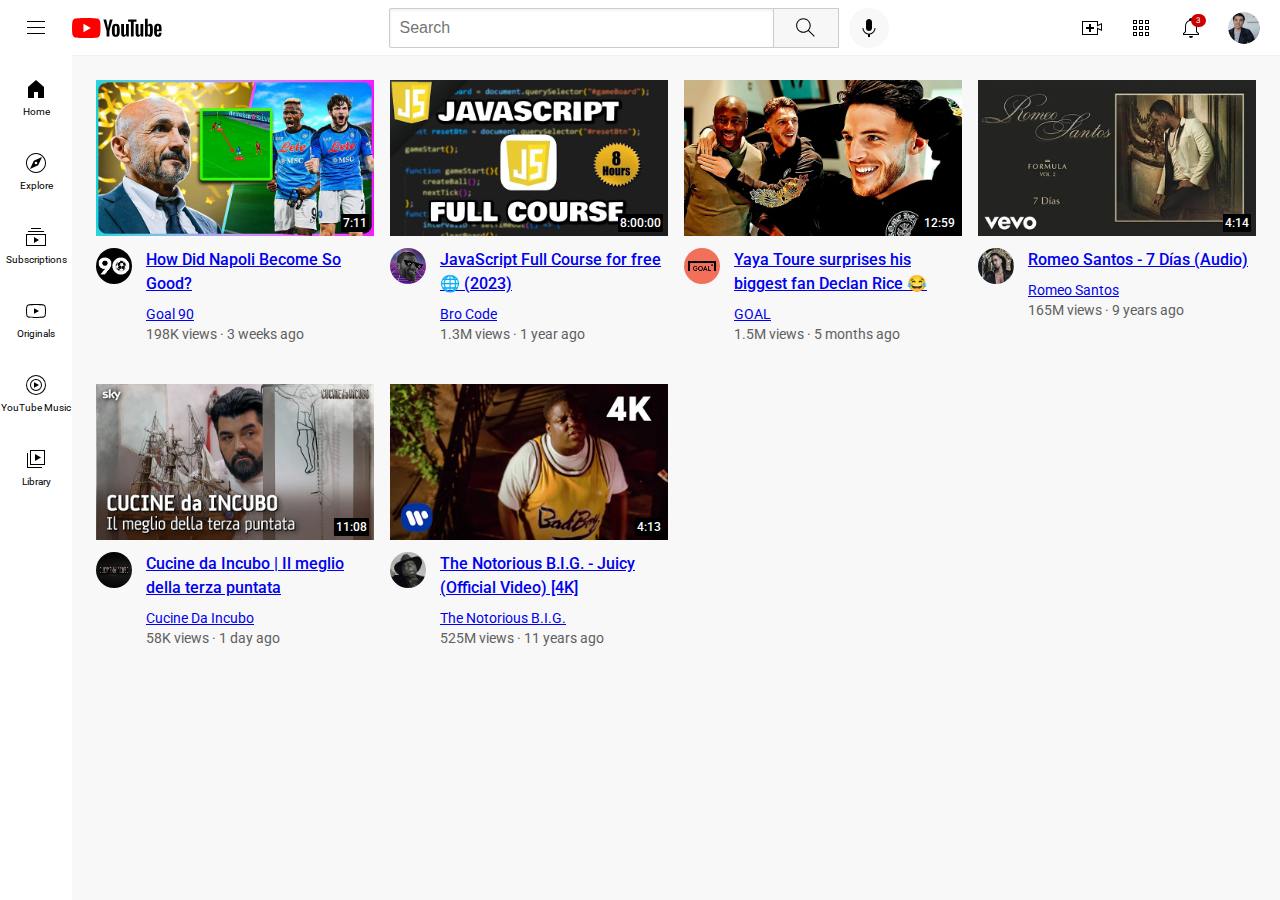
<file: index.html>
<!DOCTYPE html>
<html>
  <head>
    <title>YouTube.com Clone</title>

    <link rel="preconnect" href="https://fonts.googleapis.com">
    <link rel="preconnect" href="https://fonts.gstatic.com" crossorigin>
    <link href="https://fonts.googleapis.com/css2?family=Fredoka&family=Montserrat:wght@400;700&family=Roboto:wght@400;500;700&display=swap" rel="stylesheet">

    <link rel="stylesheet" href="styles/general.css">
    <link rel="stylesheet" href="styles/header.css">
    <link rel="stylesheet" href="styles/video.css">
    <link rel="stylesheet" href="styles/sidebar.css">
  </head>

  <body>
    <header class="header">
      <div class="left-section">
        <img class="hamburger-menu" src="icons/hamburger-menu.svg">
        <img class="youtube-logo" src="icons/youtube-logo.svg">
      </div>

      <div class="middle-section">
        <input class="search-bar" type="text" placeholder="Search">
        <button class="search-button">
          <img class="search-icon" src="icons/search.svg">
          <div class="tooltip">Search</div>
        </button>
        
        <button class="voice-search-button">
        <img class="voice-search-icon" src="icons/voice-search-icon.svg">
        <div class="tooltip">Search with your voice</div>
        </button>
      </div>

      <div class="right-section">
        <div class="upload-icon-container">
          <img class="upload-icon" src="icons/upload.svg">
          <div class="tooltip">Create</div>
        </div>

        <div class="youtube-apps-icon-container">
          <img class="youtube-apps-icon" src="icons/youtube-apps.svg">
          <div class="tooltip">YouTube apps</div>
        </div>
 
        <div class="notifications-icon-container">
          <img class="notifications-icon" src="icons/notifications.svg">
          <div class="tooltip">Notifications</div>
          <div class="notifications-count">3</div>
        </div>

          <img class="current-user-picture" src="channel-pictures/my-channel.jpeg">
      </div>
    </header>

    <nav class="sidebar">
      <div class="sidebar-link">
        <img src="icons/home.svg">
        <div>Home</div>
      </div>
      <div class="sidebar-link">
        <img src="icons/explore.svg">
        <div>Explore</div>
      </div>
      <div class="sidebar-link">
        <img src="icons/subscriptions.svg">
        <div>Subscriptions</div>
      </div>
      <div class="sidebar-link">
        <img src="icons/originals.svg">
        <div>Originals</div>
      </div>
      <div class="sidebar-link">
        <img src="icons/youtube-music.svg">
        <div>YouTube Music</div>
      </div>
      <div class="sidebar-link">
        <img src="icons/library.svg">
        <div>Library</div>
      </div>
    </nav>

    <div class="video-grid">
      <div class="video-preview">
        <div class="thumbnail-row">
          <a href="https://youtu.be/Byxl3sVRWlc"><img class="thumbnail" src="thumbnails/thumbnail-1.webp"></a>
          <div class="video-time">7:11</div>
        </div>
  
        <div class="video-info-grid">
          <div class="tooltip">
          <div class="channel-redirect">
             <a href="https://www.youtube.com/@Goal_90"><img class="profile-picture" src="channel-pictures/channel-1.jpeg"></a>
            </div>
            <div class="tooltiptext">
            <img class="icon-preview" src="channel-pictures/channel-1.jpeg">
            <div class="first-line"><b>Goal 90</b><br></div>
            <div class="second-line"><b>279K subscribers</b></div>
            </div>
          </div>

          <div class="video-info">
            <p class="video-title"><a href="https://youtu.be/Byxl3sVRWlc">How Did Napoli Become So Good?</a></p>
            <p class="video-author"><a href="https://www.youtube.com/@Goal_90">Goal 90</a></p>
            <p class="video-stats">198K views · 3 weeks ago</p>
          </div>
        </div>
      </div>
  

      <div class="video-preview">
        <div class="thumbnail-row">
          <a href="https://youtu.be/8dWL3wF_OMw"><img class="thumbnail" src="thumbnails/thumbnail-2.webp"></a>
          <div class="video-time">8:00:00</div>
        </div>

        <div class="video-info-grid">
          <div class="tooltip">
            <div class="channel-redirect">
            <a href="https://www.youtube.com/@BroCodez"><img class="profile-picture" src="channel-pictures/channel-2.jpeg">
            </a></div>
              <div class="tooltiptext">
                <img class="icon-preview" src="channel-pictures/channel-2.jpeg">
              <div class="first-line"><b>Bro Code</b><br></div>
              <div class="second-line"><b>916K subscribers</b></div>
              </div>
          </div>
          <div class="video-info">
          <p class="video-title"> <a href="https://youtu.be/8dWL3wF_OMw">JavaScript Full Course for free 🌐 (2023)</a></p>
          <p class="video-author"><a href="https://www.youtube.com/@BroCodez">Bro Code</a></p>
          <p class="video-stats">1.3M views · 1 year ago</p>
          </div>
        </div>
      </div>




      <div class="video-preview">
        <div class="thumbnail-row">
          <a href="https://youtu.be/UD2Ptu6U3N4"><img class="thumbnail" src="thumbnails/thumbnail-3.webp"></a>
          <div class="video-time">12:59</div>
        </div>

        <div class="video-info-grid">
          <div class="tooltip">
            <div class="channel-redirect">
              <a href="https://www.youtube.com/@GOAL"><img class="profile-picture" src="channel-pictures/channel-3.jpeg"></a>
            </div>
              <div class="tooltiptext">
                <img class="icon-preview" src="channel-pictures/channel-3.jpeg">
                <div class="first-line"><b>GOAL</b><br></div>
                <div class="second-line"><b>1.2M subscribers</b></div>
              </div>
          </div>
            <div class="video-info">
            <p class="video-title"><a href="https://youtu.be/UD2Ptu6U3N4">Yaya Toure surprises his biggest fan Declan Rice 😂</a></p>
            <p class="video-author"><a href="https://www.youtube.com/@GOAL">GOAL</a></p>
            <p class="video-stats">1.5M views · 5 months ago</p>
            </div>
        </div>
      </div>




      <div class="video-preview">
        <div class="thumbnail-row">
          <a href="https://youtu.be/MkcXU_kn8dw"><img class="thumbnail" src="thumbnails/thumbnail-4.webp"></a>
          <div class="video-time">4:14</div>
        </div>

        <div class="video-info-grid">
          <div class="tooltip">
            <div class="channel-redirect">
            <a href="https://www.youtube.com/channel/UCyxbZF7_PK4nLiexj0kkCNg"><img class="profile-picture" src="channel-pictures/channel-4.jpeg"></a></div>
            <div class="tooltiptext">
              <img class="icon-preview" src="channel-pictures/channel-4.jpeg">
              <div class="first-line"><b>Romeo Santos</b><br></div>
              <div class="second-line"><b>20.6M subscribers</b></div>
            </div>
          </div>

            <div class="video-info">
            <p class="video-title"><a href="https://youtu.be/MkcXU_kn8dw">Romeo Santos - 7 Días (Audio)</a></p>
            <p class="video-author"><a href="https://www.youtube.com/channel/UCyxbZF7_PK4nLiexj0kkCNg">Romeo Santos</a></p>
            <p class="video-stats">165M views · 9 years ago</p>
            </div>
        </div>
      </div>



      <div class="video-preview">
        <div class="thumbnail-row">
          <a href="https://youtu.be/4jjfy-qkG-I"><img class="thumbnail" src="thumbnails/thumbnail-5.webp"></a>
          <div class="video-time">11:08</div>
        </div>

        <div class="video-info-grid">
            <div class="tooltip">
            <div class="channel-redirect">
              <a href="https://www.youtube.com/@CucineDaIncubo"><img class="profile-picture" src="channel-pictures/channel-5.jpeg">
              </a></div>
              <div class="tooltiptext">
              <img class="icon-preview" src="channel-pictures/channel-5.jpeg">
              <div class="first-line"><b>Cucine Da Incubo</b><br></div>
              <div class="second-line"><b>19.5K subscribers</b></div>
              </div>
            </div>


          <div class="video-info">
            <p class="video-title"><a href="https://youtu.be/4jjfy-qkG-I">Cucine da Incubo | Il meglio della terza puntata</a></p>
            <p class="video-author"><a href="https://www.youtube.com/@CucineDaIncubo">Cucine Da Incubo</a></p>
            <p class="video-stats">58K views · 1 day ago</p>
          </div>
        </div>
      </div>




      <div class="video-preview">
        <div class="thumbnail-row">
          <a href="https://youtu.be/_JZom_gVfuw"><img class="thumbnail" src="thumbnails/thumbnail-6.webp"></a>
          <div class="video-time">4:13</div>
        </div>

          <div class="video-info-grid">
            <div class="tooltip">
              <div class="channel-redirect">
                <a href="https://www.youtube.com/@NotoriousBIG"><img class="profile-picture" src="channel-pictures/channel-6.jpeg"></a></div>
              <div class="tooltiptext">
                <img class="icon-preview" src="channel-pictures/channel-6.jpeg">
                <div class="first-line"><b> The Notorious B.I.G.</b><br></div>
                <div class="second-line"><b>3.8M subscribers</b></div>
              </div>
            </div>
              <div class="video-info">
                <p class="video-title"><a href="https://youtu.be/_JZom_gVfuw">The Notorious B.I.G. - Juicy (Official Video) [4K]</a></p>
                <p class="video-author"><a href="https://www.youtube.com/@NotoriousBIG">The Notorious B.I.G.</a></p>
                <p class="video-stats">525M views · 11 years ago</p>
              </div>
          </div>
      </div>
  
    </div>
  </body>
</html>
</file>
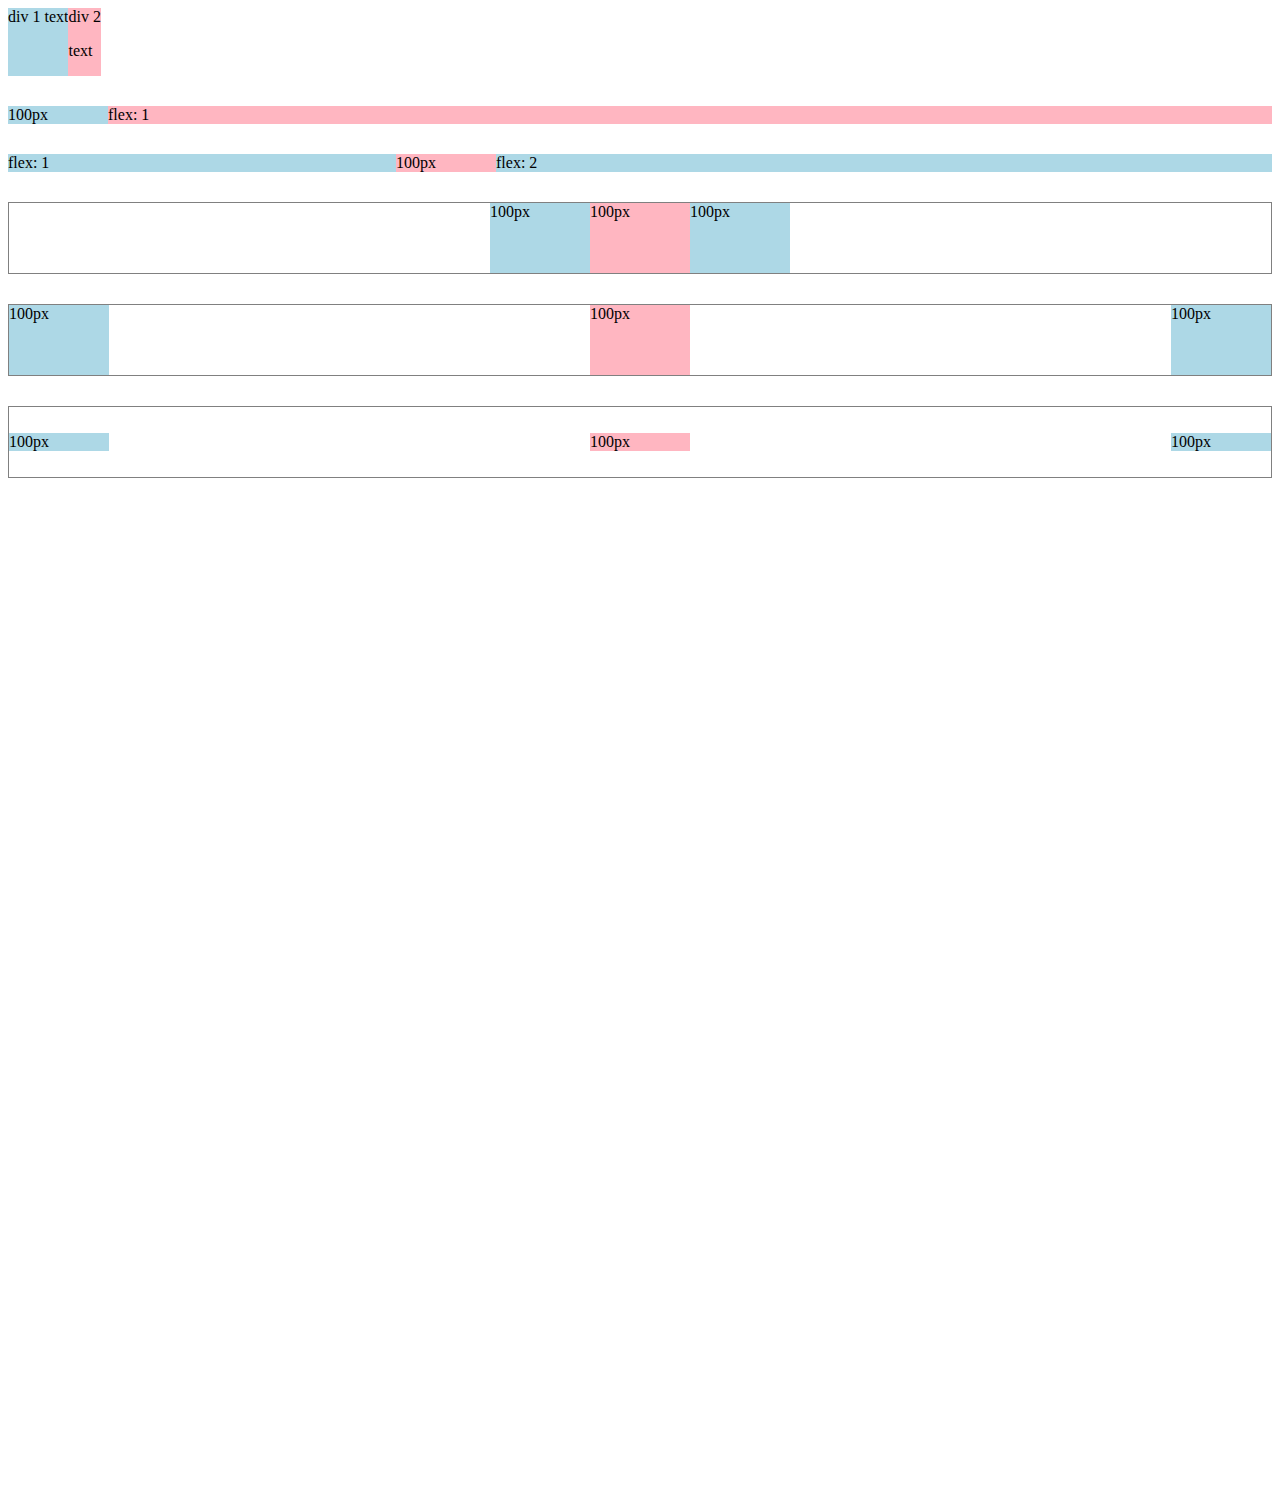
<file: flexbox.html>
<!DOCTYPE html>
<html>
  <head>
    <title>Flexbox Practice</title>
  </head>
  <body style="padding-bottom: 1000px;">
    <div style="
      display: flex;
      flex-direction: row;
    ">
      <div style="background-color: lightblue;">div 1 text</div>
      <div style="background-color: lightpink;">div 2 <p>text</p></div>
    </div>

    <div style="
      margin-top: 30px;
      display: flex;
      flex-direction: row;
    ">
      <div style="
        background-color: lightblue;
        width: 100px;
      ">100px</div>
      <div style="
        background-color: lightpink;
        flex: 1;
      ">flex: 1</div>
    </div>

    <div style="
      margin-top: 30px;
      display: flex;
      flex-direction: row;
    ">
      <div style="
        background-color: lightblue;
        flex: 1;
      ">flex: 1</div>
      <div style="
        background-color: lightpink;
        width: 100px;
      ">100px</div>
      <div style="
        background-color: lightblue;
        flex: 2;
      ">flex: 2</div>
    </div>

    <div style="
      margin-top: 30px;
      height: 70px;
      border-width: 1px;
      border-style: solid;
      border-color: gray;
      display: flex;
      flex-direction: row;
      justify-content: center;
    ">
      <div style="
        background-color: lightblue;
        width: 100px;
      ">100px</div>
      <div style="
        background-color: lightpink;
        width: 100px;
      ">100px</div>
      <div style="
        background-color: lightblue;
        width: 100px;
      ">100px</div>
    </div>

    <div style="
      margin-top: 30px;
      height: 70px;
      border-width: 1px;
      border-style: solid;
      border-color: gray;
      display: flex;
      flex-direction: row;
      justify-content: space-between;
    ">
      <div style="
        background-color: lightblue;
        width: 100px;
      ">100px</div>
      <div style="
        background-color: lightpink;
        width: 100px;
      ">100px</div>
      <div style="
        background-color: lightblue;
        width: 100px;
      ">100px</div>
    </div>

    <div style="
      margin-top: 30px;
      height: 70px;
      border-width: 1px;
      border-style: solid;
      border-color: gray;
      display: flex;
      flex-direction: row;
      justify-content: space-between;
      align-items: center;
    ">
      <div style="
        background-color: lightblue;
        width: 100px;
      ">100px</div>
      <div style="
        background-color: lightpink;
        width: 100px;
      ">100px</div>
      <div style="
        background-color: lightblue;
        width: 100px;
      ">100px</div>
    </div>
  </body>
</html>
</file>
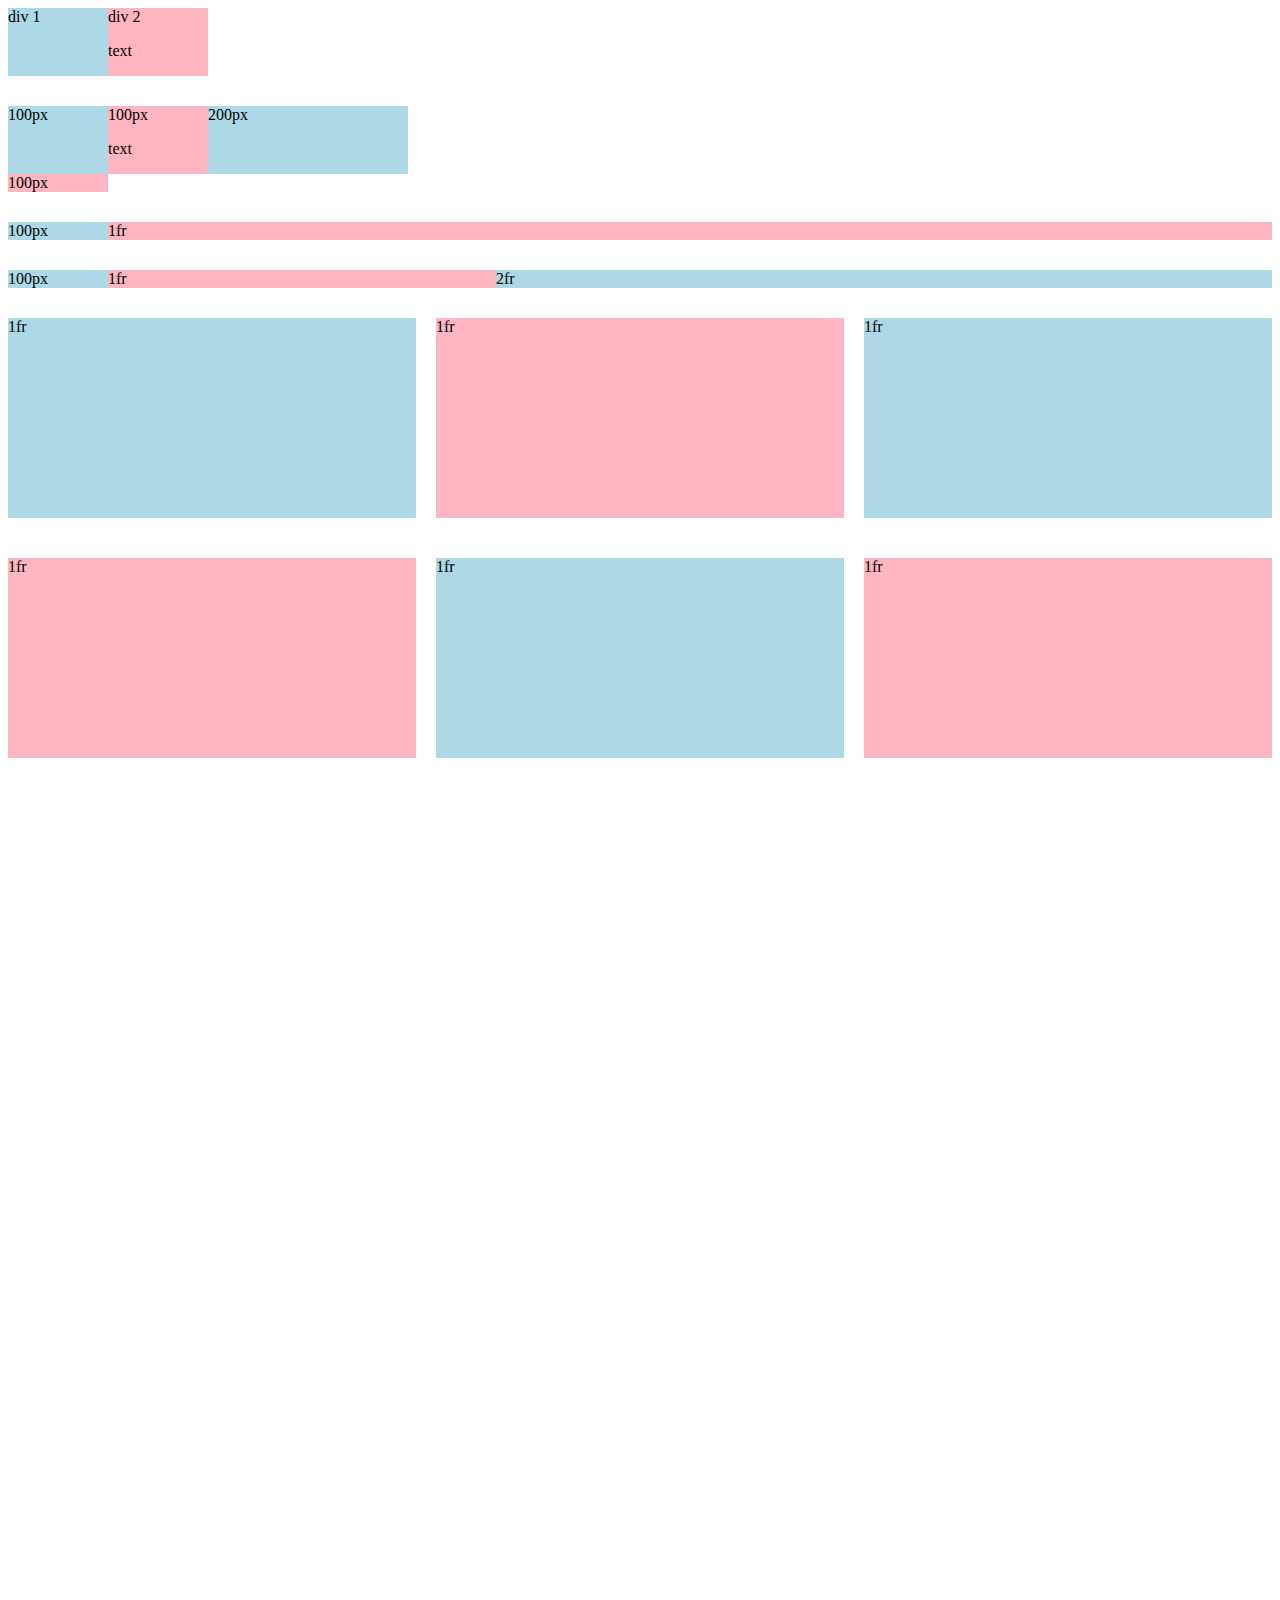
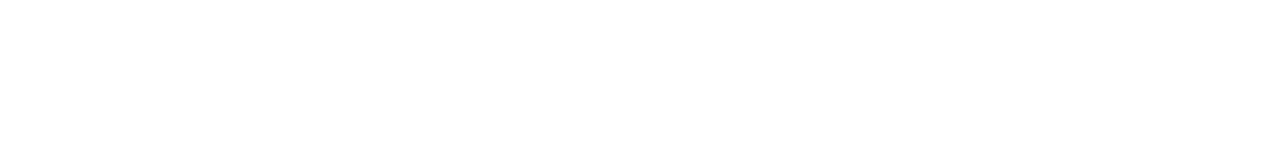
<file: grid.html>
<!DOCTYPE html>
<html>
  <head>
    <title>Grid Practice</title>
  </head>
  
  <body style="padding-bottom: 1000px"> 
    <div style="
      display: grid;
      grid-template-columns: 100px 100px;
      ">
      <div style="background-color: lightblue;">div 1</div>
      <div style="background-color: lightpink;">div 2 <p>text</p> </div>
    </div>


    <div style="
      margin-top: 30px;
      display: grid;
      grid-template-columns: 100px 100px 200px;
    ">
      <div style="background-color: lightblue;">100px</div>
      <div style="background-color: lightpink;">100px <p>text</p> </div>
      <div style="background-color: lightblue;">200px</div>
      <div style="background-color: lightpink;">100px</div>
    </div>


    
    <div style="
      margin-top: 30px;
      display: grid;
      grid-template-columns: 100px 1fr;
    ">
      <div style="background-color: lightblue;">100px</div>
      <div style="background-color: lightpink;">1fr</div>
    </div>

    
    <div style="
      margin-top: 30px;
      display: grid;
      grid-template-columns: 100px 1fr 2fr;
    ">
      <div style="background-color: lightblue;">100px</div>
      <div style="background-color: lightpink;">1fr</div>
      <div style="background-color: lightblue;">2fr</div>
    </div>


    <div style="
      margin-top: 30px;
      display: grid;
      grid-template-columns: 1fr 1fr 1fr;
      column-gap: 20px;
      row-gap: 40px;
    ">
      <div style="background-color: lightblue; height: 200px;">1fr</div>
      <div style="background-color: lightpink; height: 200px">1fr</div>
      <div style="background-color: lightblue; height: 200px">1fr</div>
      <div style="background-color: lightpink; height: 200px">1fr</div>
      <div style="background-color: lightblue; height: 200px;">1fr</div>
      <div style="background-color: lightpink; height: 200px">1fr</div>
    </div>
  </body>
</html>
</file>
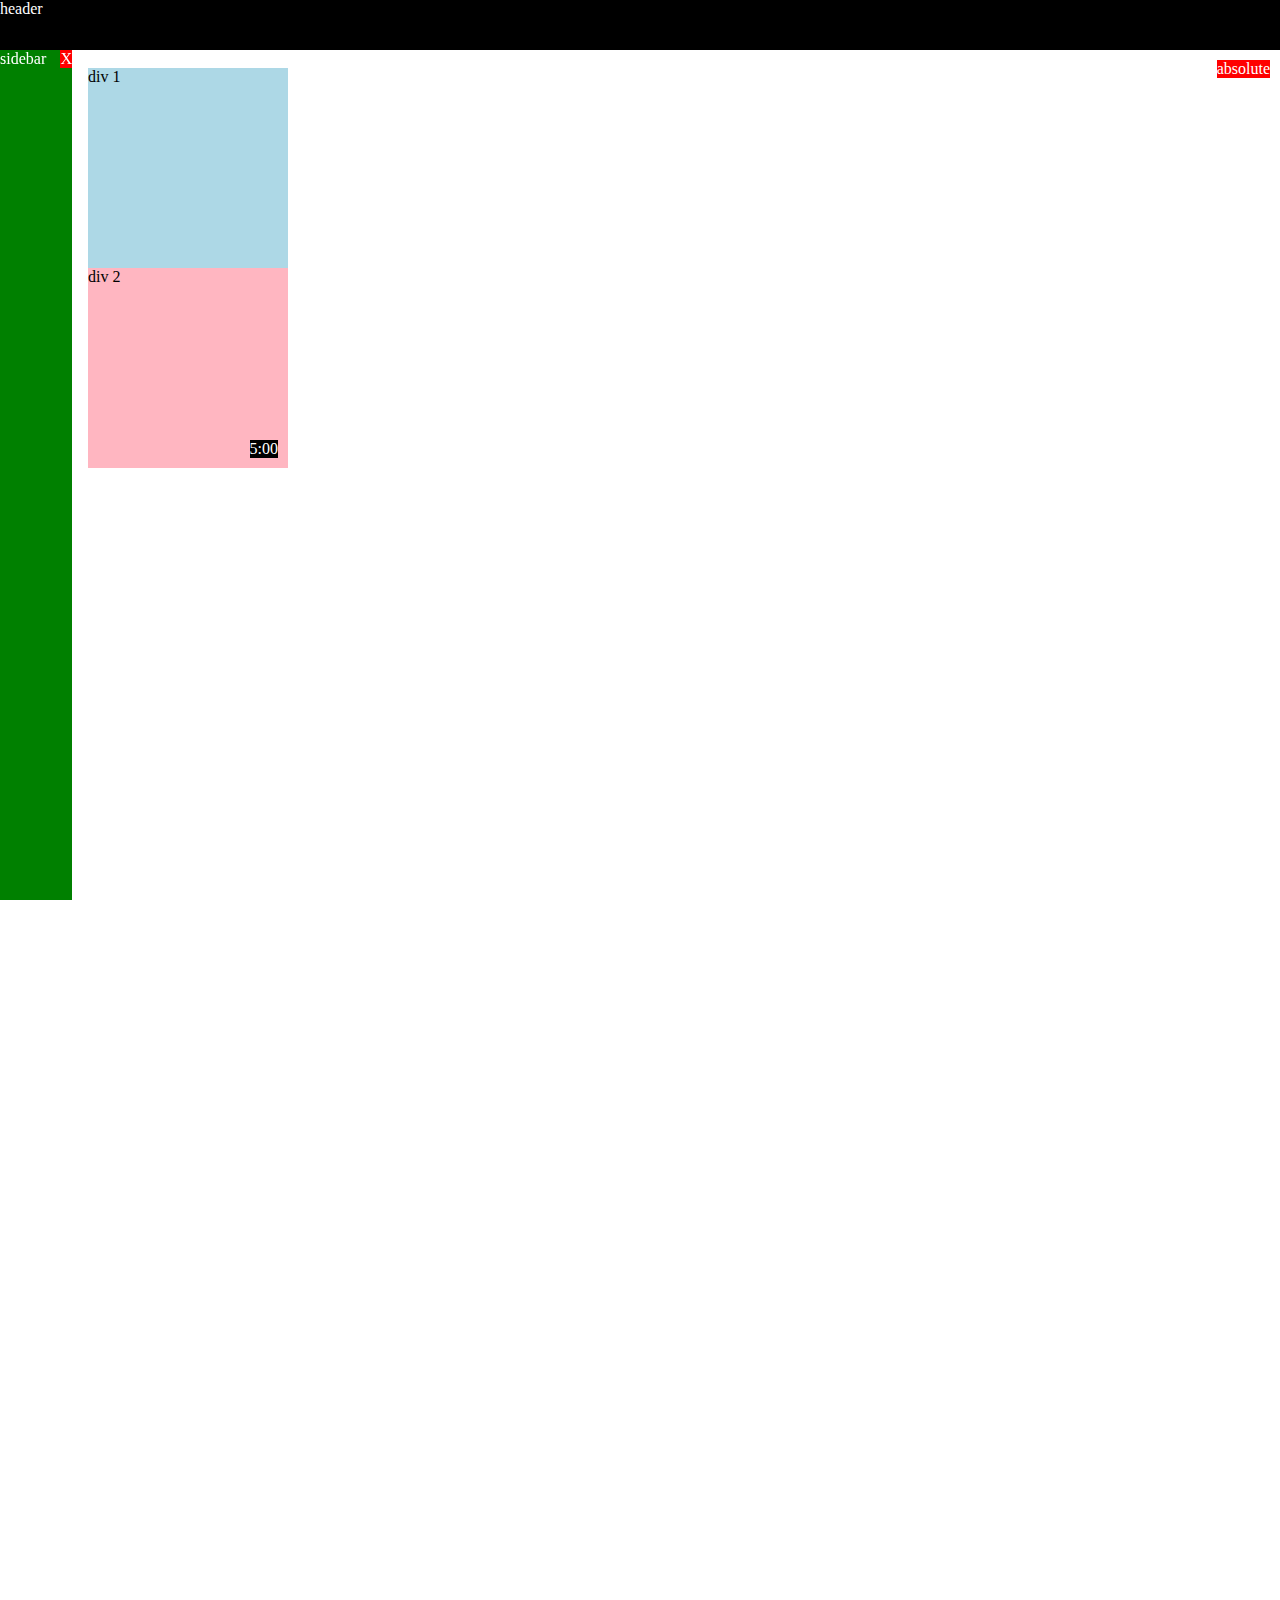
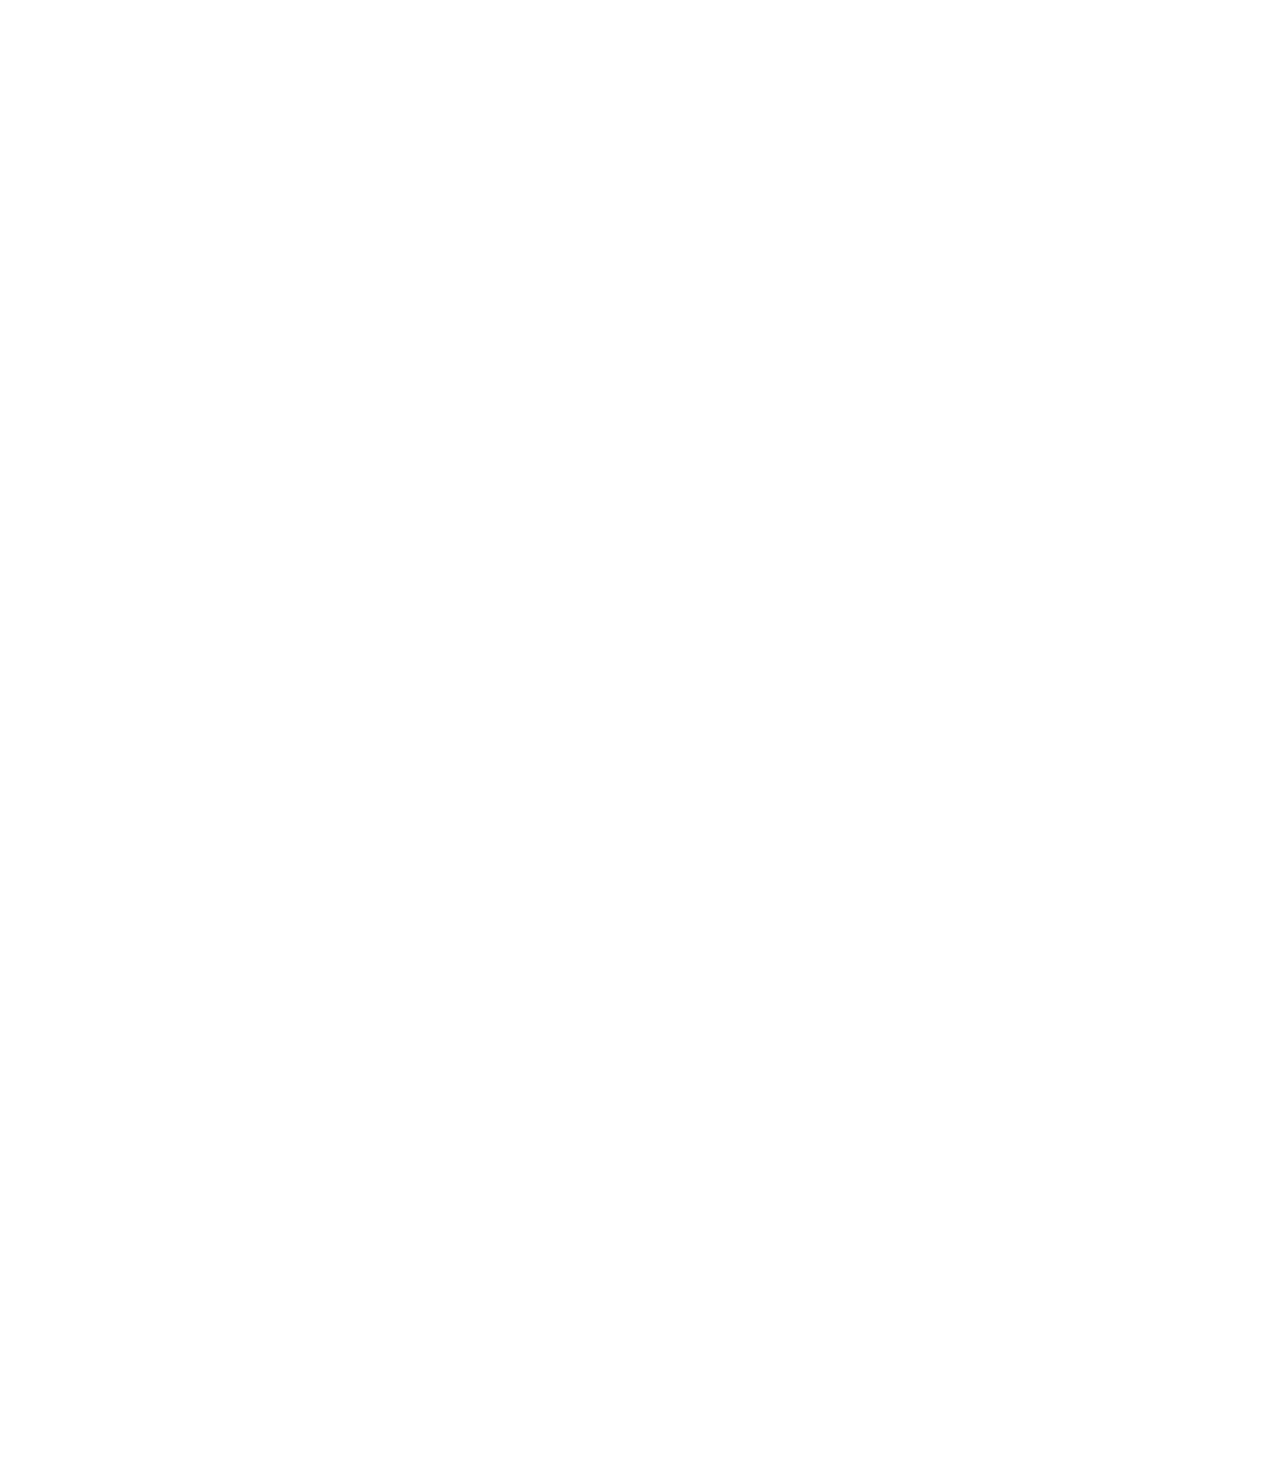
<file: position.html>
<!DOCTYPE html>
<html>
  <head>
    <title>Position Practice</title>
  </head>
  <body style="
    height: 3000px;
    padding-top: 60px;
    padding-left: 80px;
  ">
    <div style="
      background-color: black;
      color: white;
      position: fixed;
      top: 0;
      left: 0;
      right: 0;
      height: 50px;
      z-index: 100;
    ">header</div>

    <div style="
      background-color: green;
      color: white;
      position: fixed;
      left: 0px;
      bottom: 0px;
      top: 50px;
      width: 72px; 
    ">sidebar
      <div style="
        position: absolute;
        background-color: red;
        color: white;
        top: 0;
        right: 0;
      ">X
      </div>
    </div>

    <div style="
    position: absolute;
    background-color: red;
    color: white;
    top: 60px;
    right: 10px;
    ">absolute
    </div>

    <div style="
      background-color: lightblue;
      height: 200px;
      width: 200px;
      position: static;
    ">div 1</div>
    <div style="
      background-color: lightpink;
      height: 200px;
      width: 200px;
      position: relative;
    ">div 2
  
    <div style="
      position: absolute;
      background-color: black;
      color: white;
      bottom: 10px;
      right: 10px;
      ">5:00
    </div>
  </div>
  </body>
</html>
</file>
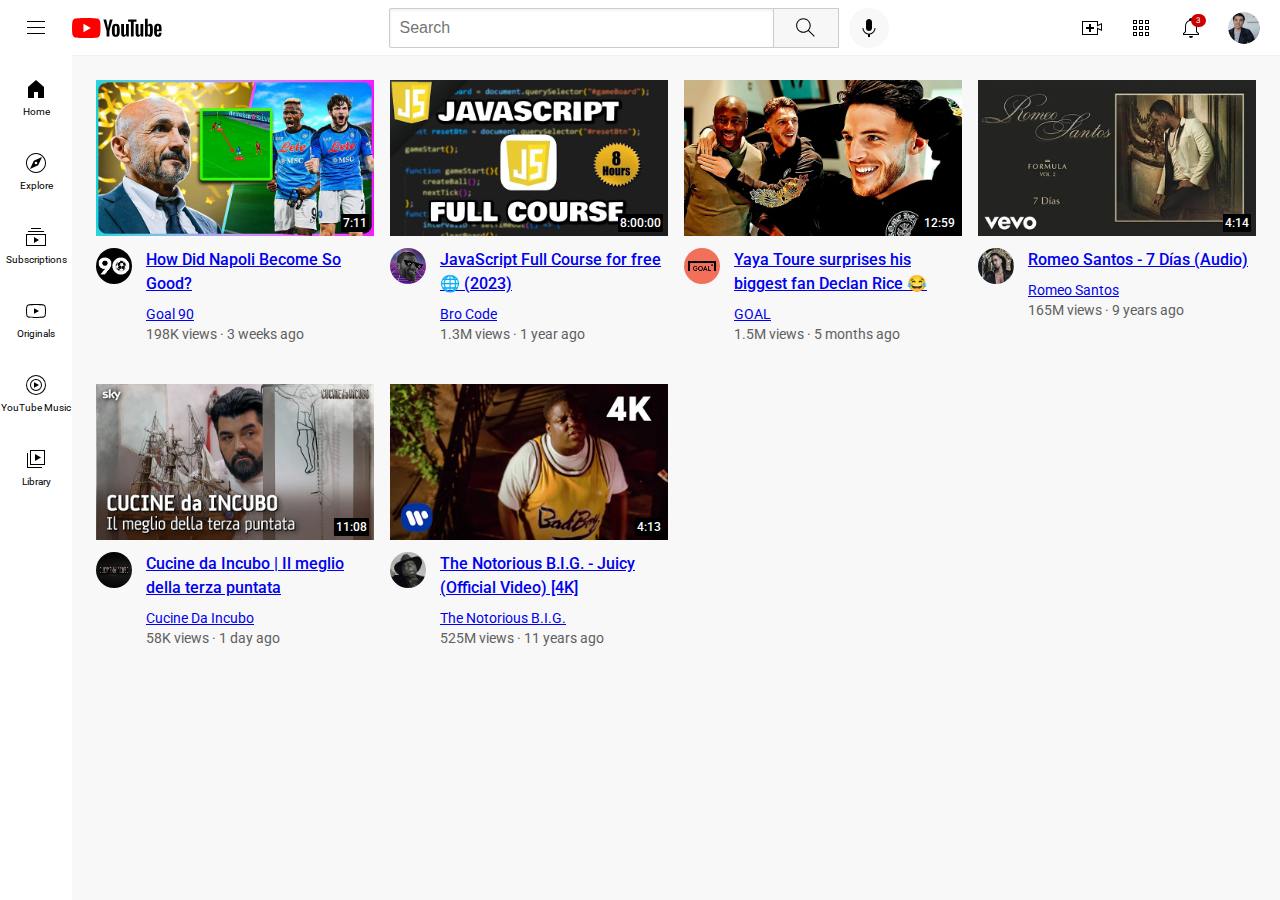
<file: youtube.html>
<!DOCTYPE html>
<html>
  <head>
    <title>YouTube.com Clone</title>

    <link rel="preconnect" href="https://fonts.googleapis.com">
    <link rel="preconnect" href="https://fonts.gstatic.com" crossorigin>
    <link href="https://fonts.googleapis.com/css2?family=Fredoka&family=Montserrat:wght@400;700&family=Roboto:wght@400;500;700&display=swap" rel="stylesheet">

    <link rel="stylesheet" href="styles/general.css">
    <link rel="stylesheet" href="styles/header.css">
    <link rel="stylesheet" href="styles/video.css">
    <link rel="stylesheet" href="styles/sidebar.css">
  </head>

  <body>
    <header class="header">
      <div class="left-section">
        <img class="hamburger-menu" src="icons/hamburger-menu.svg">
        <img class="youtube-logo" src="icons/youtube-logo.svg">
      </div>

      <div class="middle-section">
        <input class="search-bar" type="text" placeholder="Search">
        <button class="search-button">
          <img class="search-icon" src="icons/search.svg">
          <div class="tooltip">Search</div>
        </button>
        
        <button class="voice-search-button">
        <img class="voice-search-icon" src="icons/voice-search-icon.svg">
        <div class="tooltip">Search with your voice</div>
        </button>
      </div>

      <div class="right-section">
        <div class="upload-icon-container">
          <img class="upload-icon" src="icons/upload.svg">
          <div class="tooltip">Create</div>
        </div>

        <div class="youtube-apps-icon-container">
          <img class="youtube-apps-icon" src="icons/youtube-apps.svg">
          <div class="tooltip">YouTube apps</div>
        </div>
 
        <div class="notifications-icon-container">
          <img class="notifications-icon" src="icons/notifications.svg">
          <div class="tooltip">Notifications</div>
          <div class="notifications-count">3</div>
        </div>

          <img class="current-user-picture" src="channel-pictures/my-channel.jpeg">
      </div>
    </header>

    <nav class="sidebar">
      <div class="sidebar-link">
        <img src="icons/home.svg">
        <div>Home</div>
      </div>
      <div class="sidebar-link">
        <img src="icons/explore.svg">
        <div>Explore</div>
      </div>
      <div class="sidebar-link">
        <img src="icons/subscriptions.svg">
        <div>Subscriptions</div>
      </div>
      <div class="sidebar-link">
        <img src="icons/originals.svg">
        <div>Originals</div>
      </div>
      <div class="sidebar-link">
        <img src="icons/youtube-music.svg">
        <div>YouTube Music</div>
      </div>
      <div class="sidebar-link">
        <img src="icons/library.svg">
        <div>Library</div>
      </div>
    </nav>

    <div class="video-grid">
      <div class="video-preview">
        <div class="thumbnail-row">
          <a href="https://youtu.be/Byxl3sVRWlc"><img class="thumbnail" src="thumbnails/thumbnail-1.webp"></a>
          <div class="video-time">7:11</div>
        </div>
  
        <div class="video-info-grid">
          <div class="tooltip">
          <div class="channel-redirect">
             <a href="https://www.youtube.com/@Goal_90"><img class="profile-picture" src="channel-pictures/channel-1.jpeg"></a>
            </div>
            <div class="tooltiptext">
            <img class="icon-preview" src="channel-pictures/channel-1.jpeg">
            <div class="first-line"><b>Goal 90</b><br></div>
            <div class="second-line"><b>279K subscribers</b></div>
            </div>
          </div>

          <div class="video-info">
            <p class="video-title"><a href="https://youtu.be/Byxl3sVRWlc">How Did Napoli Become So Good?</a></p>
            <p class="video-author"><a href="https://www.youtube.com/@Goal_90">Goal 90</a></p>
            <p class="video-stats">198K views · 3 weeks ago</p>
          </div>
        </div>
      </div>
  

      <div class="video-preview">
        <div class="thumbnail-row">
          <a href="https://youtu.be/8dWL3wF_OMw"><img class="thumbnail" src="thumbnails/thumbnail-2.webp"></a>
          <div class="video-time">8:00:00</div>
        </div>

        <div class="video-info-grid">
          <div class="tooltip">
            <div class="channel-redirect">
            <a href="https://www.youtube.com/@BroCodez"><img class="profile-picture" src="channel-pictures/channel-2.jpeg">
            </a></div>
              <div class="tooltiptext">
                <img class="icon-preview" src="channel-pictures/channel-2.jpeg">
              <div class="first-line"><b>Bro Code</b><br></div>
              <div class="second-line"><b>916K subscribers</b></div>
              </div>
          </div>
          <div class="video-info">
          <p class="video-title"> <a href="https://youtu.be/8dWL3wF_OMw">JavaScript Full Course for free 🌐 (2023)</a></p>
          <p class="video-author"><a href="https://www.youtube.com/@BroCodez">Bro Code</a></p>
          <p class="video-stats">1.3M views · 1 year ago</p>
          </div>
        </div>
      </div>




      <div class="video-preview">
        <div class="thumbnail-row">
          <a href="https://youtu.be/UD2Ptu6U3N4"><img class="thumbnail" src="thumbnails/thumbnail-3.webp"></a>
          <div class="video-time">12:59</div>
        </div>

        <div class="video-info-grid">
          <div class="tooltip">
            <div class="channel-redirect">
              <a href="https://www.youtube.com/@GOAL"><img class="profile-picture" src="channel-pictures/channel-3.jpeg"></a>
            </div>
              <div class="tooltiptext">
                <img class="icon-preview" src="channel-pictures/channel-3.jpeg">
                <div class="first-line"><b>GOAL</b><br></div>
                <div class="second-line"><b>1.2M subscribers</b></div>
              </div>
          </div>
            <div class="video-info">
            <p class="video-title"><a href="https://youtu.be/UD2Ptu6U3N4">Yaya Toure surprises his biggest fan Declan Rice 😂</a></p>
            <p class="video-author"><a href="https://www.youtube.com/@GOAL">GOAL</a></p>
            <p class="video-stats">1.5M views · 5 months ago</p>
            </div>
        </div>
      </div>




      <div class="video-preview">
        <div class="thumbnail-row">
          <a href="https://youtu.be/MkcXU_kn8dw"><img class="thumbnail" src="thumbnails/thumbnail-4.webp"></a>
          <div class="video-time">4:14</div>
        </div>

        <div class="video-info-grid">
          <div class="tooltip">
            <div class="channel-redirect">
            <a href="https://www.youtube.com/channel/UCyxbZF7_PK4nLiexj0kkCNg"><img class="profile-picture" src="channel-pictures/channel-4.jpeg"></a></div>
            <div class="tooltiptext">
              <img class="icon-preview" src="channel-pictures/channel-4.jpeg">
              <div class="first-line"><b>Romeo Santos</b><br></div>
              <div class="second-line"><b>20.6M subscribers</b></div>
            </div>
          </div>

            <div class="video-info">
            <p class="video-title"><a href="https://youtu.be/MkcXU_kn8dw">Romeo Santos - 7 Días (Audio)</a></p>
            <p class="video-author"><a href="https://www.youtube.com/channel/UCyxbZF7_PK4nLiexj0kkCNg">Romeo Santos</a></p>
            <p class="video-stats">165M views · 9 years ago</p>
            </div>
        </div>
      </div>



      <div class="video-preview">
        <div class="thumbnail-row">
          <a href="https://youtu.be/4jjfy-qkG-I"><img class="thumbnail" src="thumbnails/thumbnail-5.webp"></a>
          <div class="video-time">11:08</div>
        </div>

        <div class="video-info-grid">
            <div class="tooltip">
            <div class="channel-redirect">
              <a href="https://www.youtube.com/@CucineDaIncubo"><img class="profile-picture" src="channel-pictures/channel-5.jpeg">
              </a></div>
              <div class="tooltiptext">
              <img class="icon-preview" src="channel-pictures/channel-5.jpeg">
              <div class="first-line"><b>Cucine Da Incubo</b><br></div>
              <div class="second-line"><b>19.5K subscribers</b></div>
              </div>
            </div>


          <div class="video-info">
            <p class="video-title"><a href="https://youtu.be/4jjfy-qkG-I">Cucine da Incubo | Il meglio della terza puntata</a></p>
            <p class="video-author"><a href="https://www.youtube.com/@CucineDaIncubo">Cucine Da Incubo</a></p>
            <p class="video-stats">58K views · 1 day ago</p>
          </div>
        </div>
      </div>




      <div class="video-preview">
        <div class="thumbnail-row">
          <a href="https://youtu.be/_JZom_gVfuw"><img class="thumbnail" src="thumbnails/thumbnail-6.webp"></a>
          <div class="video-time">4:13</div>
        </div>

          <div class="video-info-grid">
            <div class="tooltip">
              <div class="channel-redirect">
                <a href="https://www.youtube.com/@NotoriousBIG"><img class="profile-picture" src="channel-pictures/channel-6.jpeg"></a></div>
              <div class="tooltiptext">
                <img class="icon-preview" src="channel-pictures/channel-6.jpeg">
                <div class="first-line"><b> The Notorious B.I.G.</b><br></div>
                <div class="second-line"><b>3.8M subscribers</b></div>
              </div>
            </div>
              <div class="video-info">
                <p class="video-title"><a href="https://youtu.be/_JZom_gVfuw">The Notorious B.I.G. - Juicy (Official Video) [4K]</a></p>
                <p class="video-author"><a href="https://www.youtube.com/@NotoriousBIG">The Notorious B.I.G.</a></p>
                <p class="video-stats">525M views · 11 years ago</p>
              </div>
          </div>
      </div>
  
    </div>
  </body>
</html>
</file>
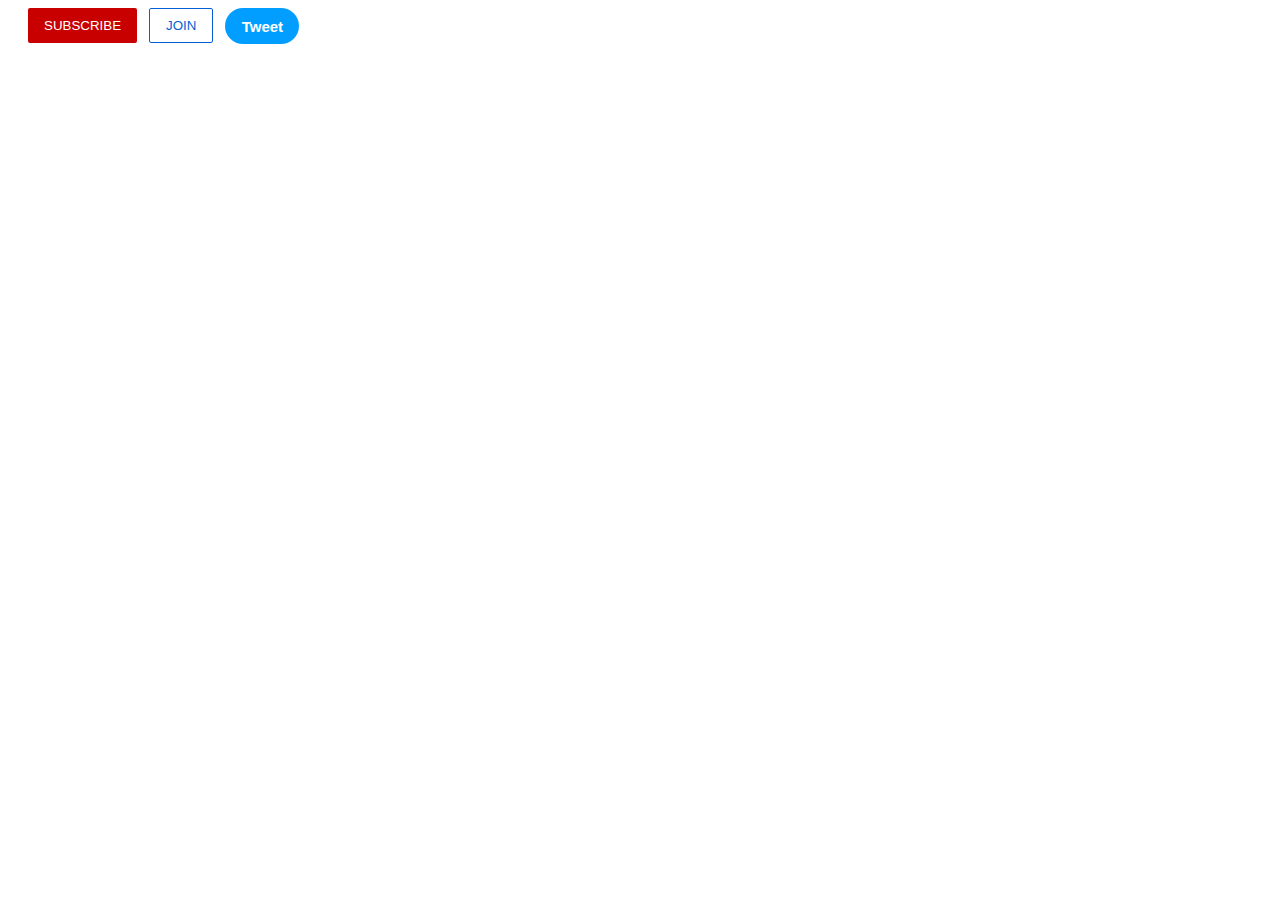
<file: intro-to-html/buttons.html>
<!DOCTYPE html>
<html>
  <head>
    <title>Buttons Practice</title>
    <link rel="stylesheet" href="styles/buttons.css">
  </head>
  
  <body>
    <button class="subscribe-button">
      SUBSCRIBE
    </button>

    <button class="join-button">
      JOIN
    </button>

    <button class="tweet-button">
      Tweet
    </button>
  </body>
</html>
</file>
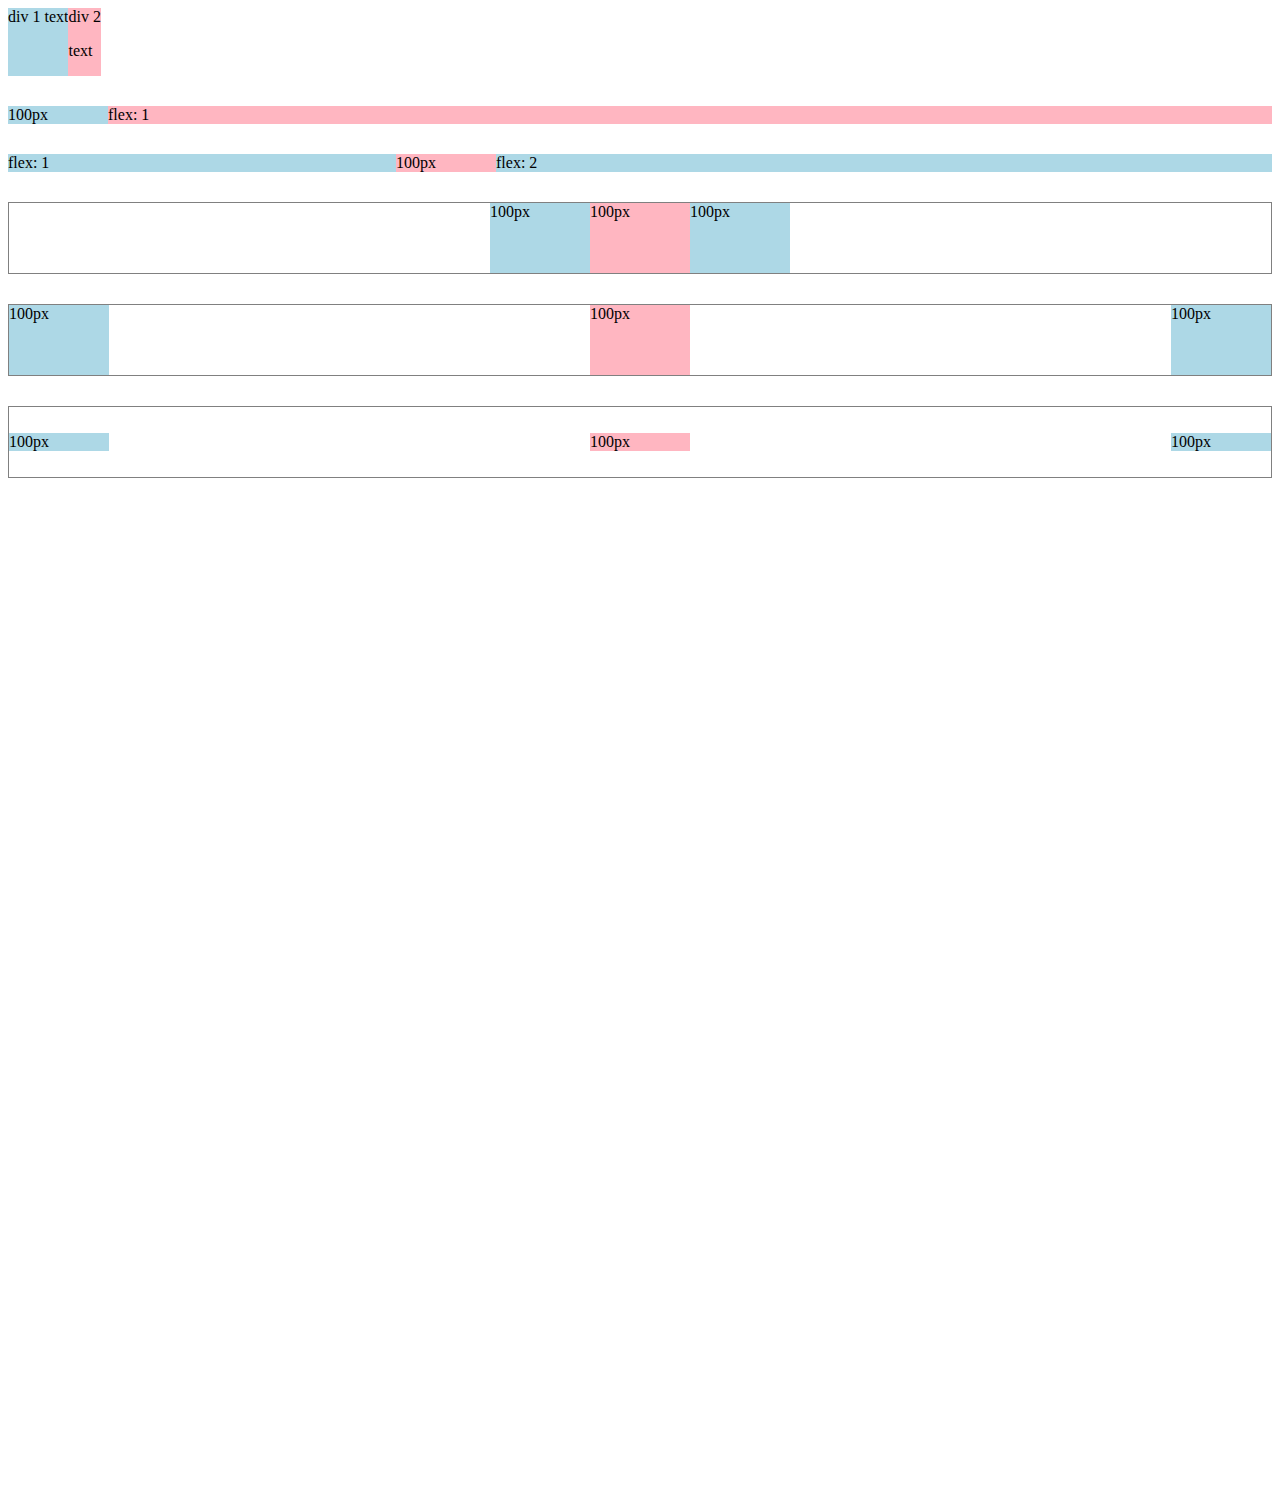
<file: intro-to-html/flexbox.html>
<!DOCTYPE html>
<html>
  <head>
    <title>Flexbox Practice</title>
  </head>
  <body style="padding-bottom: 1000px;">
    <div style="
      display: flex;
      flex-direction: row;
    ">
    <div style="
      background-color: lightblue;
      ">div 1 text</div>
      <div style="
      background-color: lightpink;
      ">div 2<p>text</p></div>
    </div>

    <div style="
    margin-top: 30px;
    display: flex;
    flex-direction: row;
    ">
    <div style="
    background-color: lightblue;
    width: 100px;
    ">100px</div>
    <div style="
    background-color: lightpink;
    flex: 1;
    ">flex: 1</div>
    </div>

    <div style="
    margin-top: 30px;
    display: flex;
    flex direction: row;
    ">

    <div style="
    background-color: lightblue;
    flex: 1;
    ">flex: 1</div>
    <div style="
    background-color: lightpink;
    width: 100px;
    ">100px</div>
    <div style="
    background-color: lightblue;
    flex: 2;
    ">flex: 2</div>
    </div>

    <div style="
    margin-top: 30px;
    height: 70px;
    border-width: 1px;
    border-style: solid;
    border-color: gray;

    display: flex;
    flex direction: row;
    justify-content: center;
    ">

    <div style="
    background-color: lightblue;
    width: 100px;
    ">100px</div>
    <div style="
    background-color: lightpink;
    width: 100px;
    ">100px</div>
    <div style="
    background-color: lightblue;
    width: 100px;
    ">100px</div>
    </div>

    <div style="
    margin-top: 30px;
    height: 70px;
    border-width: 1px;
    border-style: solid;
    border-color: gray;

    display: flex;
    flex direction: row;
    justify-content: space-between;
    ">

    <div style="
    background-color: lightblue;
    width: 100px;
    ">100px</div>
    <div style="
    background-color: lightpink;
    width: 100px;
    ">100px</div>
    <div style="
    background-color: lightblue;
    width: 100px;
    ">100px</div>
    </div>


    <div style="
    margin-top: 30px;
    height: 70px;
    border-width: 1px;
    border-style: solid;
    border-color: gray;

    display: flex;
    flex direction: row;
    justify-content: space-between;
    align-items: center;
    ">

    <div style="
    background-color: lightblue;
    width: 100px;
    ">100px</div>
    <div style="
    background-color: lightpink;
    width: 100px;
    ">100px</div>
    <div style="
    background-color: lightblue;
    width: 100px;
    ">100px</div>
    </div>

  </body>
</html>
</file>
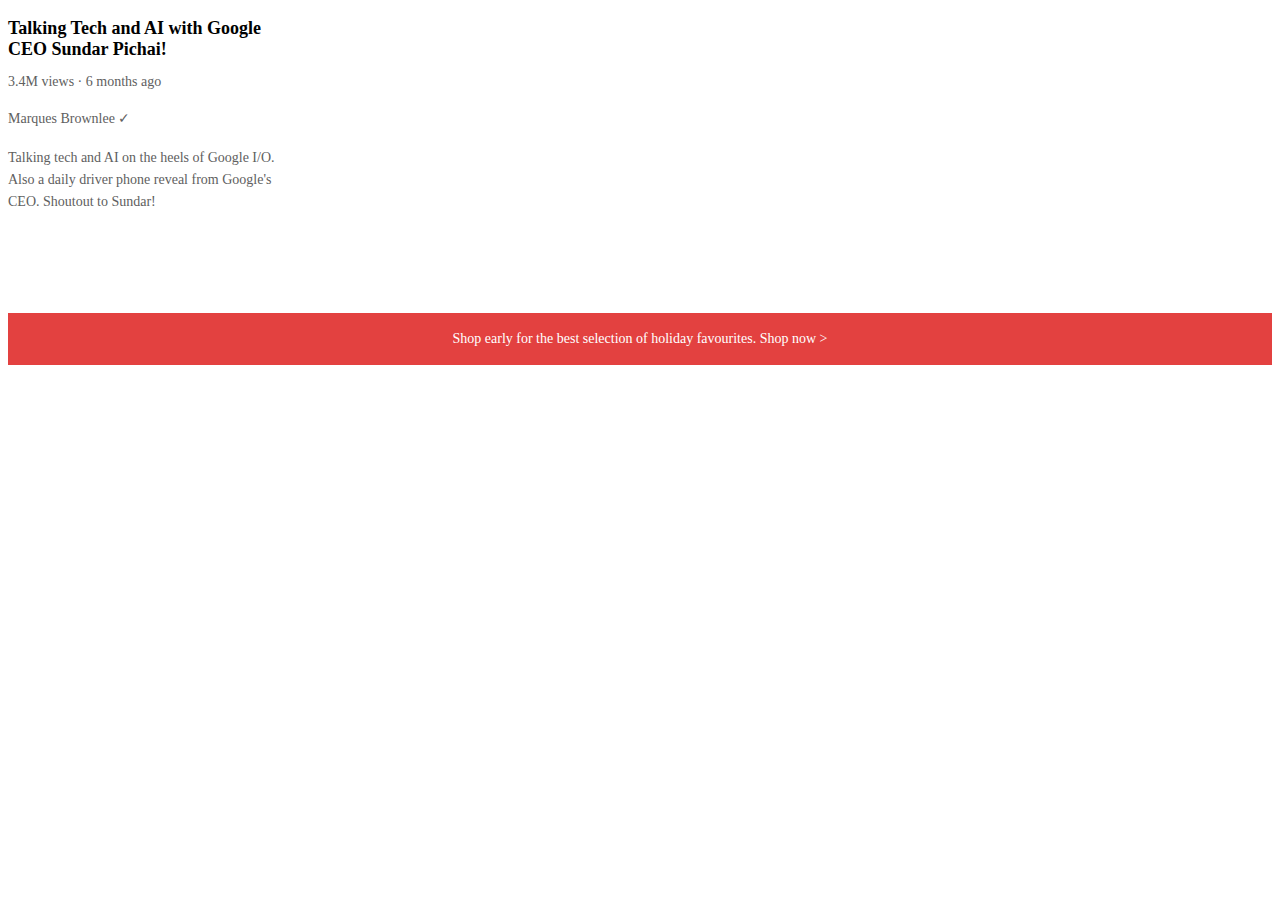
<file: intro-to-html/text.html>
<!DOCTYPE html>
<html>
  <head>
    <title>Text Practice</title>
    <link rel="preconnect" href="https://fonts.googleapis.com">
    <link rel="preconnect" href="https://fonts.gstatic.com" crossorigin>
    <link href="https://fonts.googleapis.com/css2?family=Roboto:wght@400;700&display=swap" rel="stylesheet">
    <link rel="stylesheet" href="styles/text.css">
  </head>
  <body>
    <p class="video-title">Talking Tech and AI with Google CEO Sundar Pichai!</p>
  <p class="video-stats">
    3.4M views &#183; 6 months ago
  </p>

  <p class="video-author">
    Marques Brownlee &#10003;
  </p>

  <p class="video-description">Talking tech and AI on the heels of Google I/O. Also a daily driver phone reveal from Google's CEO. Shoutout to Sundar!</p>

  <p class="apple-text">Shop early for the best selection of holiday favourites. <span class="shop-link">Shop now &#62</span> </p>
  </body>
</html>
</file>
<file: styles/general.css>
p {
  margin-top: 0;
  margin-bottom: 0px;
}

body {
  font-family: Roboto, Arial;
  margin: 0;
  padding-top: 80px;
  padding-left: 96px;
  padding-right: 24px;
  background-color: rgb(248,248,248);
}
</file>
<file: styles/header.css>
.header {
  height: 55px;

  display: flex;
  flex-direction: row;
  justify-content: space-between;

  position: fixed;
  top: 0;
  left: 0;
  right: 0;
  z-index: 100;

  background-color: white;
  border-bottom-width: 1px;
  border-bottom-style: solid;
  border-bottom-color: #f0f0f0;
}

.left-section {
  display: flex;
  align-items: center;
}

.hamburger-menu {
  height: 24px;
  margin-left: 24px;
  margin-right: 24px;
}

.youtube-logo {
  height: 20px;
}

.middle-section {
  flex: 1;
  margin-left: 70px;
  margin-right: 35px;
  max-width: 500px;
  display: flex;
  align-items: center;
}

.search-bar {
  flex: 1;
  height: 36px;
  padding-left: 10px;
  font-size: 16px;
  border: 1px solid #cccccc;
  border-radius: 2px;
  box-shadow: inset 1px 2px 3px rgba(0, 0, 0, 0.05);
  width: 0;
}

.search-bar::placeholder {
  font-size: 16px;
}

.search-button {
  height: 40px;
  width: 66px;
  background-color: #f7f7f7;
  border-width: 1px;
  border-style: solid;
  border-color: #cccccc;
  margin-left: -1px;
  margin-right: 10px;
}

.search-button,
.voice-search-button,
.upload-icon-container {
  display: flex;
  justify-content: center;
  align-items: center;
  position: relative;
}

.search-button .tooltip,
.voice-search-button .tooltip,
.upload-icon-container .tooltip {
  position: absolute;
  background-color: gray;
  color: white;
  padding-top: 4px;
  padding-bottom: 4px;
  padding-left: 4px;
  padding-right: 8px;
  border-radius: 2px;
  font-size: 12px;
  bottom: -30px;
  opacity: 0;
  transition: opacity 0.15s;
  pointer-events: none;
  white-space: nowrap;
}

.search-button:hover .tooltip,
.voice-search-button:hover .tooltip,
.upload-icon-container:hover .tooltip {
  opacity: 1;
}

.search-icon {
  height: 25px;
}

.voice-search-button {
  height: 40px;
  width: 40px;
  border-radius: 20px;
  border: none;
  background-color: #f8f8f8;
  position: relative;
}

.voice-search-icon {
  height: 24px;
}

.right-section {
  width: 180px;
  margin-right: 20px;
  display: flex;
  align-items: center;
  justify-content: space-between;
  flex-shrink: 0;
}

.upload-icon {
  height: 24px;
}

.youtube-apps-icon {
  height: 24px;
}

.notifications-icon {
  height: 24px;
}

.notifications-icon-container {
  position: relative;
}

.notifications-count {
  background-color: #cc0000;
  border-radius: 10px;
  position: absolute;
  top: -2px;
  right: -3px;
  color: white;
  border-radius: 8px;
  font-size: 8px;
  padding-top: 2px;
  padding-right: 5px;
  padding-bottom: 2px;
  padding-left: 5px;
}

.current-user-picture {
  height: 32px;
  border-radius: 16px;
}

.search-button,
.voice-search-button,
.upload-icon-container,
.youtube-apps-icon-container,
.notifications-icon-container {
  display: flex;
  justify-content: center;
  align-items: center;
  position: relative;
  cursor: pointer;
}

.search-button .tooltip,
.voice-search-button .tooltip,
.upload-icon-container .tooltip,
.youtube-apps-icon-container .tooltip,
.notifications-icon-container .tooltip {
  font-family: Roboto, Arial;
  position: absolute;
  background-color: gray;
  color: white;
  padding-top: 4px;
  padding-bottom: 4px;
  padding-left: 8px;
  padding-right: 8px;
  border-radius: 2px;
  font-size: 12px;
  bottom: -30px;
  opacity: 0;
  transition: opacity 0.15s;
  pointer-events: none;
  white-space: nowrap;
}

.search-button:hover .tooltip,
.voice-search-button:hover .tooltip,
.upload-icon-container:hover .tooltip,
.youtube-apps-icon-container:hover .tooltip,
.notifications-icon-container:hover .tooltip {
  opacity: 1;
}
</file>
<file: styles/video.css>
.thumbnail {
  width: 100%;
}

.video-title {
  margin-top: 0px;
  font-size: 14px;
  font-weight: 500;
  line-height: 20px;
  margin-bottom: 10px;
}

.video-info-grid {
  display: grid;
  grid-template-columns: 50px 1fr;
}

.tooltip {
  position: relative;
  display: inline-block;
}

.tooltip .tooltiptext {
  visibility: hidden;
  width: 220px;
  height: 60px;
  border-radius: 6px;
  transition: opacity 0.3s;
  border-style: solid;
  border-color: white;
  background: white;
  box-shadow: 5px 5px 10px 2px #333333;
  margin-top: 30px;
  margin-left: 50px;
}

.tooltip:hover .tooltiptext {
  visibility: visible;
}


.first-line {
  font-size: 16px;
  color: black;
  padding-left: 60px;
  padding-top: 12px;
  font-style: bold;
}

.second-line {
  font-size: 14px;
  color: gray;
  padding-left: 60px;
  padding-bottom: 8px;
  font-style: bold;
}

.icon-preview {
  width: 42px;
  border-radius: 32px;
  position: absolute;
  margin-top: 10px;
  margin-left: 8px;
}

.profile-picture {
  width: 36px;
  border-radius: 50px;
  position: absolute;
}

.profile-picture-container {
  position: relative;
  display: inline-block;
}

.thumbnail-row {
  margin-bottom: 8px;
  position: relative;
}

.video-author,
.video-stats {
  font-size: 12px;
  color: #606060;
}

.video-author {
  margin-bottom: 4px;
}

@media (min-width: 1000px) {
  .video-title {
    font-size: 16px;
    line-height: 24px;
  }
}

@media (min-width: 1000px) {
  .video-author,
  .video-stats {
    font-size: 14px;
  }
}

.video-grid {
  display: grid;
  grid-template-columns: 1fr 1fr 1fr;
  column-gap: 16px;
  row-gap: 40px;
}

@media (max-width: 750px) {
  .video-grid {
    grid-template-columns: 1fr 1fr;
  }
}

@media (min-width: 751px) and (max-width: 999px) {
  .video-grid {
    grid-template-columns: 1fr 1fr 1fr;
  }
}

@media (min-width: 1000px) {
  .video-grid {
    grid-template-columns: 1fr 1fr 1fr 1fr;
  }
}

.video-time {
  font-size: 12px;
  font-weight: 500;
  padding: 2px;
  border-radius: 1px;
  background-color: black;
  color: white;
  position: absolute;
  bottom: 8px;
  right: 5px;
}
</file>
<file: styles/sidebar.css>
.sidebar {
  position: fixed;
  left: 0;
  bottom: 0;
  top: 55px;
  background-color: white;
  width: 72px;
  z-index: 200;
  padding-top: 5px;
}

.sidebar-link {
  height: 74px;
  display: flex;
  justify-content: center;
  align-items: center;
  flex-direction: column;
  cursor: pointer;
}

.sidebar-link:hover {
  background-color: rgb(235, 235, 235);
}

.sidebar-link img {
  height: 24px;
  margin-bottom: 5px;
}

.sidebar-link div {
  font-size: 10px;
}
</file>
<file: intro-to-html/styles/buttons.css>
.subscribe-button {
  background-color: rgb(200, 0, 0);
  color: white;
  border: none;
  border-radius: 2px;
  cursor: pointer;
  margin-right: 8px;
  margin-left: 20px;
  padding-top: 10px;
  padding-bottom: 10px;
  padding-left: 16px;
  padding-right: 16px;
  transition: opacity 0.15s;
  vertical-align: top;
}

.subscribe-button:hover {
  opacity: 0.8;
}

.subscribe-button:active {
  opacity: 0.5;
}

.join-button {
  background-color: white;
  border-color: rgb(6, 95, 212);
  border-style: solid;
  border-width: 1px;
  color: rgb(6, 95, 212);
  border-radius: 2px;
  cursor: pointer;
  padding-top: 9px;
  padding-bottom: 9px;
  padding-left: 16px;
  padding-right: 16px;
  transition: background-color 0.15s,
  color 0.15s;
}

.join-button:hover {
  background-color: rgb(6, 95, 212);
  color: white;

}

.join-button:active {
  opacity: 0.7;
}

.tweet-button {
  background-color: rgb(2, 158, 255);
  color: white;
  border: none;
  height: 36px;
  width: 74px;
  border-radius: 18px;
  font-weight: bold;
  font-size: 15px;
  cursor: pointer;
  margin-left: 8px;
  transition: box-shadow 0.15s;
  vertical-align: top;
}

.tweet-button:hover {
  box-shadow: 5px 5px 10px rgba(0, 0, 0, 0.15);
}
</file>
<file: intro-to-html/styles/text.css>
.video-title {
    font-weight: bold;
    font-size: 18px;
    width: 280px;
    line-height: 24x;
    margin-bottom: 5px;
  }

  .video-stats {
    font-size: 14px;
    color: #606060;
    margin-bottom: 20px;
  }

  .video-author {
    font-size: 14px;
    color: #606060;
    margin-bottom: 20px;
  }

  .video-description {
    font-size: 14px;
    color: #606060;
    width: 280px;
    line-height: 22px;
    margin-bottom: 100px;
  }

  .apple-text {
    font-size: 14px;
    margin-bottom: 50px;
    background-color: #e34140;
    color: white;
    text-align: center;
    padding-top: 18px;
    padding-bottom: 18px;
  }

  .span-example {
    color: red;
  }

  .span-example:hover {
    text-decoration: underline;
  }

  .shop-link {
    cursor: pointer;
  }

  .shop-link:hover {
    text-decoration: underline;
  }
</file>
